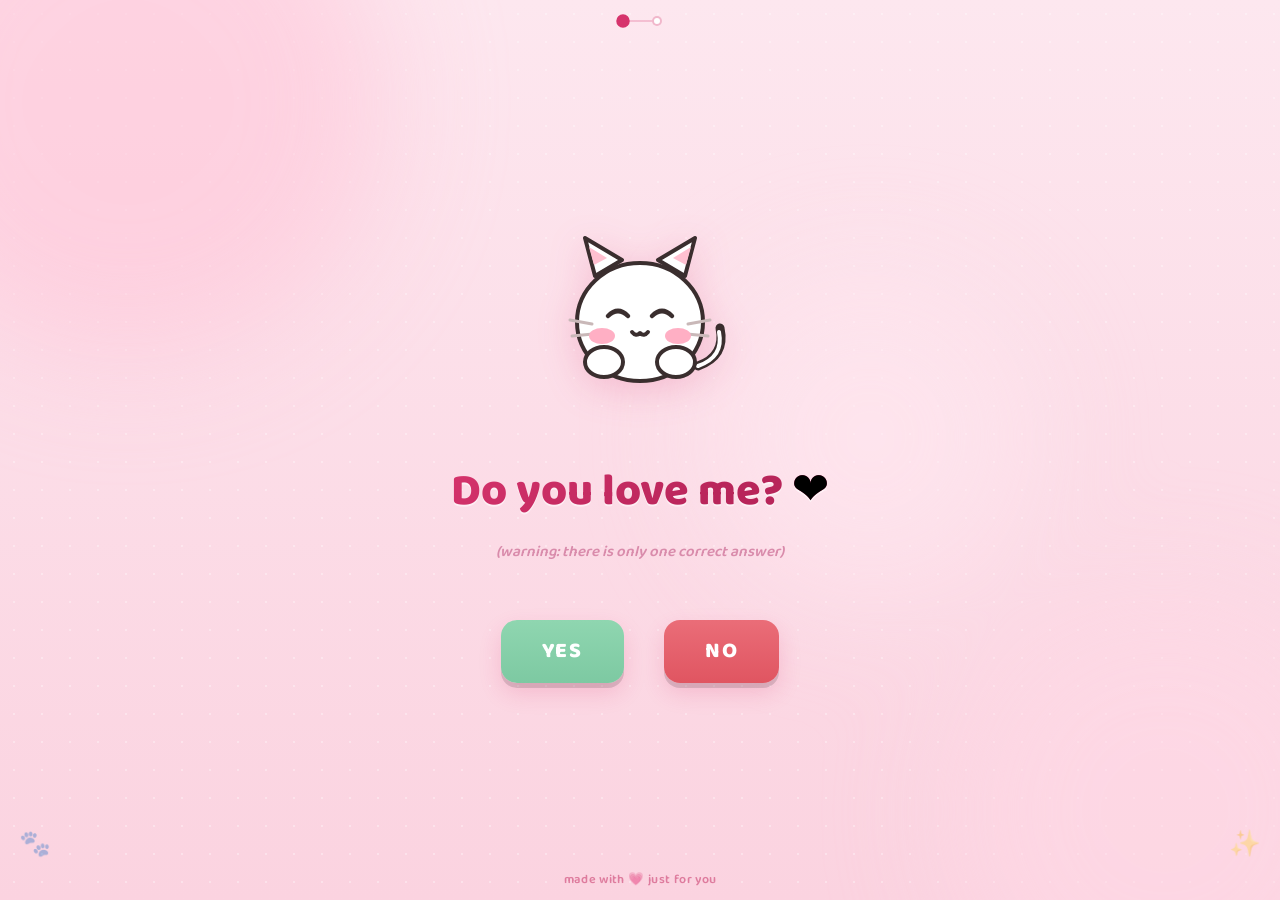
<file: index.html>
<!DOCTYPE html>
<html lang="en">
<head>
  <meta charset="UTF-8" />
  <meta name="viewport" content="width=device-width, initial-scale=1.0" />
  <meta name="description" content="Do you love me?" />
  <meta name="theme-color" content="#fbd3e0" />
  <meta property="og:title" content="Do you love me? 💗" />
  <meta property="og:description" content="A little something for you... 🎁" />
  <meta property="og:type" content="website" />
  <title>Do you love me? 💗</title>
  <link rel="icon" href="data:image/svg+xml,<svg xmlns=%22http://www.w3.org/2000/svg%22 viewBox=%220 0 100 100%22><text y=%22.9em%22 font-size=%2290%22>💗</text></svg>" />
  <link rel="preconnect" href="https://fonts.googleapis.com" />
  <link rel="preconnect" href="https://fonts.gstatic.com" crossorigin />
  <link href="https://fonts.googleapis.com/css2?family=Baloo+2:wght@600;700;800&family=Caveat:wght@500;600;700&display=swap" rel="stylesheet" />
  <link rel="stylesheet" href="css/style.css" />
</head>
<body>
  <div class="bg-blobs" aria-hidden="true">
    <span class="blob b1"></span><span class="blob b2"></span><span class="blob b3"></span>
  </div>
  <div class="floating-hearts" id="floatingHearts" aria-hidden="true"></div>

  <nav class="progress-dots" id="progressDots" aria-hidden="true">
    <span class="dot" data-dot="0"></span>
    <span class="dot" data-dot="1"></span>
  </nav>

  <div class="corner-deco corner-bl" aria-hidden="true">🐾</div>
  <div class="corner-deco corner-br" aria-hidden="true">✨</div>
  <footer class="site-footer" aria-hidden="true">made with 💗 just for you</footer>

  <main id="questionScreen" class="screen">
    <div class="cat bounce" id="catBox">
      <svg viewBox="0 0 200 210" width="200" height="210" aria-label="cute cat">
        <g>
          <path class="tail" d="M158 150 Q186 140 180 112" fill="none" stroke="#3a2e2e" stroke-width="9" stroke-linecap="round"/>
          <path class="tail" d="M158 150 Q184 141 179 116" fill="none" stroke="#fff" stroke-width="4" stroke-linecap="round"/>
          <path d="M55 60 L45 22 L82 44 Z" fill="#fff" stroke="#3a2e2e" stroke-width="4" stroke-linejoin="round"/>
          <path d="M145 60 L155 22 L118 44 Z" fill="#fff" stroke="#3a2e2e" stroke-width="4" stroke-linejoin="round"/>
          <path d="M54 49 L49 31 L67 42 Z" fill="#ffc0d0"/>
          <path d="M146 49 L151 31 L133 42 Z" fill="#ffc0d0"/>
          <ellipse cx="100" cy="106" rx="63" ry="59" fill="#fff" stroke="#3a2e2e" stroke-width="4"/>
          <path d="M30 104 L52 108 M32 120 L53 118" stroke="#c9b8b8" stroke-width="3" stroke-linecap="round"/>
          <path d="M170 104 L148 108 M168 120 L147 118" stroke="#c9b8b8" stroke-width="3" stroke-linecap="round"/>
          <ellipse cx="62" cy="120" rx="13" ry="8" fill="#ffafc4"/>
          <ellipse cx="138" cy="120" rx="13" ry="8" fill="#ffafc4"/>
        </g>

        <g id="faceHappy">
          <path d="M68 100 Q78 90 88 100" fill="none" stroke="#3a2e2e" stroke-width="4.5" stroke-linecap="round"/>
          <path d="M112 100 Q122 90 132 100" fill="none" stroke="#3a2e2e" stroke-width="4.5" stroke-linecap="round"/>
          <path d="M92 116 Q96 121 100 117 Q104 121 108 116" fill="none" stroke="#3a2e2e" stroke-width="4" stroke-linecap="round" stroke-linejoin="round"/>
          <ellipse class="paw paw-left" cx="64" cy="146" rx="19" ry="15" fill="#fff" stroke="#3a2e2e" stroke-width="4"/>
          <ellipse class="paw paw-right" cx="136" cy="146" rx="19" ry="15" fill="#fff" stroke="#3a2e2e" stroke-width="4"/>
        </g>

        <g id="facePleading" class="hidden">
          <circle cx="78" cy="99" r="12" fill="#3a2e2e"/>
          <circle cx="122" cy="99" r="12" fill="#3a2e2e"/>
          <circle cx="82" cy="95" r="4.5" fill="#fff"/>
          <circle cx="126" cy="95" r="4.5" fill="#fff"/>
          <circle cx="74" cy="103" r="2.5" fill="#fff" opacity="0.9"/>
          <circle cx="118" cy="103" r="2.5" fill="#fff" opacity="0.9"/>
          <path d="M93 120 Q100 114 107 120" fill="none" stroke="#3a2e2e" stroke-width="4" stroke-linecap="round"/>
          <ellipse class="paw" cx="78" cy="160" rx="15" ry="12" fill="#fff" stroke="#3a2e2e" stroke-width="4"/>
          <ellipse class="paw" cx="122" cy="160" rx="15" ry="12" fill="#fff" stroke="#3a2e2e" stroke-width="4"/>
        </g>

        <g id="faceCrying" class="hidden">
          <path d="M68 96 Q78 104 88 96" fill="none" stroke="#3a2e2e" stroke-width="4.5" stroke-linecap="round"/>
          <path d="M112 96 Q122 104 132 96" fill="none" stroke="#3a2e2e" stroke-width="4.5" stroke-linecap="round"/>
          <path d="M92 122 Q100 115 108 122" fill="none" stroke="#3a2e2e" stroke-width="4" stroke-linecap="round"/>
          <path class="tear tear1" d="M74 106 Q70 116 74 122 Q78 116 74 106 Z" fill="#8ec9f5"/>
          <path class="tear tear2" d="M126 106 Q122 116 126 122 Q130 116 126 106 Z" fill="#8ec9f5"/>
          <ellipse class="paw" cx="78" cy="160" rx="15" ry="12" fill="#fff" stroke="#3a2e2e" stroke-width="4"/>
          <ellipse class="paw" cx="122" cy="160" rx="15" ry="12" fill="#fff" stroke="#3a2e2e" stroke-width="4"/>
        </g>
      </svg>
    </div>

    <h1 id="questionText" aria-live="polite">Do you love me? <span class="heart-emoji">❤️</span></h1>
    <p class="tagline">(warning: there is only one correct answer)</p>

    <div class="buttons" id="buttonsBox">
      <button id="yesBtn" class="btn btn-yes">YES</button>
      <button id="noBtn" class="btn btn-no">NO</button>
    </div>
  </main>

  <main id="giftScreen" class="screen hidden">
    <h1 id="yesTitle">I knew you'd say yes <span class="heart-emoji">💘</span></h1>

    <div class="cat bounce">
      <svg viewBox="0 0 200 210" width="150" height="158" aria-label="happy cat with heart">
        <path d="M55 60 L45 22 L82 44 Z" fill="#fff" stroke="#3a2e2e" stroke-width="4" stroke-linejoin="round"/>
        <path d="M145 60 L155 22 L118 44 Z" fill="#fff" stroke="#3a2e2e" stroke-width="4" stroke-linejoin="round"/>
        <path d="M54 49 L49 31 L67 42 Z" fill="#ffc0d0"/>
        <path d="M146 49 L151 31 L133 42 Z" fill="#ffc0d0"/>
        <ellipse cx="100" cy="106" rx="63" ry="59" fill="#fff" stroke="#3a2e2e" stroke-width="4"/>
        <ellipse cx="62" cy="114" rx="13" ry="8" fill="#ffafc4"/>
        <ellipse cx="138" cy="114" rx="13" ry="8" fill="#ffafc4"/>
        <path d="M78 104 C 68 96 66 88 72 84 C 76 81 80 84 78 88 C 80 84 86 82 88 86 C 91 91 86 98 78 104 Z" fill="#ff5e8a"/>
        <path d="M122 104 C 112 96 110 88 116 84 C 120 81 124 84 122 88 C 124 84 130 82 132 86 C 135 91 130 98 122 104 Z" fill="#ff5e8a"/>
        <path d="M90 114 Q100 124 110 114" fill="none" stroke="#3a2e2e" stroke-width="4" stroke-linecap="round"/>
        <path class="pulse-heart" d="M100 184 C 68 158 60 140 75 129 C 86 121 98 128 100 138 C 102 128 114 121 125 129 C 140 140 132 158 100 184 Z" fill="#ff7ba0" stroke="#e85d84" stroke-width="3"/>
      </svg>
    </div>

    <div class="sparkle-row" aria-hidden="true">✨ 💗 ✨</div>
    <p class="subtitle" id="giftHint">Three little gifts, just for you. Tap one 🎀</p>

    <div class="gifts">
      <button class="gift" data-gift="0" aria-label="Gift 1: A little video">
        <span class="gift-tag">PRESS PLAY</span>
        <span class="gift-emoji">🎬</span>
        <span class="gift-label">A LITTLE VIDEO</span>
        <span class="gift-teaser">Just watch...</span>
      </button>
      <button class="gift" data-gift="1" aria-label="Gift 2: gallery">
        <span class="gift-tag">MEMORIES</span>
        <span class="gift-emoji">📸</span>
        <span class="gift-label">GALLERY</span>
        <span class="gift-teaser">A few of my favorites</span>
      </button>
      <button class="gift" data-gift="2" aria-label="Gift 3: The letter">
        <span class="gift-tag">FROM THE HEART</span>
        <span class="gift-emoji">💌</span>
        <span class="gift-label">THE LETTER</span>
        <span class="gift-teaser">Something I wrote for you</span>
      </button>
    </div>
  </main>

  <main id="videoScreen" class="screen hidden">
    <button class="back-btn" data-back type="button">← Back to gifts</button>
    <div class="detail-badge">🎬</div>
    <h1>A Little Video</h1>
    <p class="subtitle">Just press play</p>
    <div class="video-wrap">
      <iframe
        src="https://www.youtube-nocookie.com/embed/kPa7bsKwL-c"
        title="A little video for you"
        frameborder="0"
        allow="accelerometer; autoplay; clipboard-write; encrypted-media; gyroscope; picture-in-picture; web-share"
        allowfullscreen
        loading="lazy"
      ></iframe>
    </div>
  </main>

  <main id="galleryScreen" class="screen hidden">
    <button class="back-btn" data-back type="button">← Back to gifts</button>
    <div class="detail-badge">📸</div>
    <h1>Gallery</h1>
    <p class="subtitle">A few of my favorites</p>
    <!-- Drop your photos in images/gallery/ named photo-1.jpg through photo-6.jpg -->
    <div class="gallery-grid">
      <figure class="photo-slot" data-label="photo-7.jpg"><img src="images/gallery/photo-7.jpg" alt="Photo 1" loading="lazy" onerror="this.parentElement.classList.add('missing')" /></figure>
      <figure class="photo-slot" data-label="photo-2.jpg"><img src="images/gallery/photo-2.jpg" alt="Photo 2" loading="lazy" onerror="this.parentElement.classList.add('missing')" /></figure>
      <figure class="photo-slot" data-label="photo-3.jpg"><img src="images/gallery/photo-3.jpg" alt="Photo 3" loading="lazy" onerror="this.parentElement.classList.add('missing')" /></figure>
      <figure class="photo-slot" data-label="photo-4.jpg"><img src="images/gallery/photo-4.jpg" alt="Photo 4" loading="lazy" onerror="this.parentElement.classList.add('missing')" /></figure>
      <figure class="photo-slot" data-label="photo-5.jpg"><img src="images/gallery/photo-5.jpg" alt="Photo 5" loading="lazy" onerror="this.parentElement.classList.add('missing')" /></figure>
      <figure class="photo-slot" data-label="photo-6.jpg"><img src="images/gallery/photo-6.jpg" alt="Photo 6" loading="lazy" onerror="this.parentElement.classList.add('missing')" /></figure>
    </div>
  </main>

  <main id="letterScreen" class="screen hidden">
    <button class="back-btn" data-back type="button">← Back to gifts</button>
    <div class="letter-card">
      <div class="letter-seal" aria-hidden="true">💌</div>
      <p class="letter-heading">My Love,</p>
      <!-- Placeholder text — replace with your own letter -->
      <div class="letter-body">
        <p>happy birthdayyyyyy 💗💗 i know its been a while and things between us have changed a lot since last year but i still wanted to do something for ur birthday because i couldnt let ur day pass without wishing u a happy birthday</p>
        <p>i hope ur doing good and i hope everything with moving has been going good for u too i know thats a big change and i hope ur settling in nicely and that everything is working out the way u wanted it to i hope work has been good too and isnt stressing u out too much</p>
        <p>even tho things arent the same anymore i still think about all the memories we had and all the little moments that used to make me happy and honestly im still grateful for all of them i’ll always appreciate the time we had and everything we got to experience together</p>
        <p>i hope this year brings u a lot of happiness and good things and that u get everything youve been wishing for i really do want the best for u always and i hope ur surrounded by people who make u happy and appreciate u</p>
        <p>soooo HAPPY BIRTHDAYYYYY AGAINNNNN 🥹💗 i hope u have an amazing day and an even better year enjoy ur dayyyyy and i hope everything goes good for u with everything thats coming next 💗</p>
      </div>
      <p class="letter-signoff">Forever 💗</p>
    </div>
  </main>

  <script src="js/main.js"></script>
</body>
</html>
</file>
<file: css/style.css>
*,
*::before,
*::after {
  margin: 0;
  padding: 0;
  box-sizing: border-box;
}

:root {
  --pink-bg-top: #fde7ef;
  --pink-bg-bottom: #fbd3e0;
  --pink-deep: #d6336c;
  --pink-soft: #f9c1d2;
  --green: #7dc9a2;
  --green-dark: #63b58c;
  --red: #e05561;
  --red-dark: #c9404c;
  --text: #c2255c;

  --accent: #d6336c;
  --accent-dark: #b8255a;
  --accent-soft: #ffd9e6;
}

html,
body {
  height: 100%;
}

body {
  font-family: "Baloo 2", "Segoe UI", system-ui, sans-serif;
  background: linear-gradient(180deg, var(--pink-bg-top) 0%, var(--pink-bg-bottom) 100%);
  color: var(--text);
  overflow-x: hidden;
  overflow-y: auto;
  -webkit-tap-highlight-color: transparent;
  position: relative;
}

body::before {
  content: "";
  position: fixed;
  inset: 0;
  z-index: 0;
  pointer-events: none;
  background-image: radial-gradient(rgba(255, 255, 255, 0.55) 1.5px, transparent 1.5px);
  background-size: 28px 28px;
  opacity: 0.6;
}

.screen {
  min-height: 100vh;
  min-height: 100dvh;
  display: flex;
  flex-direction: column;
  align-items: center;
  justify-content: center;
  gap: 1.4rem;
  padding: 4.5rem 1.5rem 2.5rem;
  text-align: center;
  position: relative;
  z-index: 1;
}

.hidden {
  display: none !important;
}

#videoScreen,
#galleryScreen,
#letterScreen {
  background: radial-gradient(ellipse at top, var(--accent-soft) 0%, transparent 65%);
  transition: background 0.4s ease;
}

#videoScreen { --accent: #2f9bd6; --accent-dark: #1f7fb3; --accent-soft: #cdeefc; }
#galleryScreen { --accent: #d3a12b; --accent-dark: #ad8320; --accent-soft: #fbeec7; }
#letterScreen { --accent: #9b5de5; --accent-dark: #7c3fc4; --accent-soft: #ecdcfb; }

h1 {
  font-size: clamp(1.7rem, 5.5vw, 2.8rem);
  font-weight: 800;
  background: linear-gradient(135deg, var(--accent) 0%, var(--accent-dark) 70%);
  -webkit-background-clip: text;
  background-clip: text;
  color: transparent;
  filter: drop-shadow(0 2px 0 rgba(255, 255, 255, 0.55));
}

.subtitle {
  font-size: 1.15rem;
  color: #d6608a;
  font-weight: 700;
}

.tagline {
  font-style: italic;
  color: #d98bab;
  font-weight: 600;
  font-size: 0.95rem;
  margin-top: -0.6rem;
}

.sparkle-row {
  font-size: 1.1rem;
  letter-spacing: 0.4em;
  opacity: 0.85;
}

.heart-emoji {
  display: inline-block;
  animation: beat 1s ease-in-out infinite;
  -webkit-text-fill-color: initial;
  background: none;
  -webkit-background-clip: initial;
  background-clip: initial;
  color: initial;
}

.progress-dots {
  position: fixed;
  top: 16px;
  left: 50%;
  transform: translateX(-50%);
  display: flex;
  align-items: center;
  gap: 24px;
  z-index: 5;
}

.progress-dots::before {
  content: "";
  position: absolute;
  top: 50%;
  left: 4px;
  right: 4px;
  height: 2px;
  background: rgba(214, 51, 108, 0.22);
  transform: translateY(-50%);
  z-index: -1;
}

.dot {
  width: 10px;
  height: 10px;
  border-radius: 50%;
  background: #fff;
  border: 2px solid rgba(214, 51, 108, 0.35);
  transition: all 0.3s ease;
}

.dot.active {
  background: var(--pink-deep);
  border-color: var(--pink-deep);
  transform: scale(1.35);
}

.dot.done {
  background: var(--green);
  border-color: var(--green-dark);
}

.corner-deco {
  position: fixed;
  z-index: 0;
  pointer-events: none;
  font-size: 1.6rem;
  opacity: 0.35;
  animation: bob 4s ease-in-out infinite;
}

.corner-bl { bottom: 2.2rem; left: 1.2rem; }
.corner-br { bottom: 2.2rem; right: 1.2rem; animation-delay: 1.5s; }

.site-footer {
  position: fixed;
  bottom: 0.6rem;
  left: 50%;
  transform: translateX(-50%);
  z-index: 5;
  pointer-events: none;
  font-size: 0.78rem;
  font-weight: 600;
  color: #c2255c;
  opacity: 0.5;
  letter-spacing: 0.03em;
}

.bg-blobs {
  position: fixed;
  inset: 0;
  z-index: 0;
  pointer-events: none;
  filter: blur(60px);
  opacity: 0.55;
}

.blob {
  position: absolute;
  border-radius: 50%;
}

.b1 { width: 40vmax; height: 40vmax; background: #ffc2d6; top: -12vmax; left: -10vmax; animation: drift 14s ease-in-out infinite alternate; }
.b2 { width: 34vmax; height: 34vmax; background: #ffd9e6; bottom: -10vmax; right: -8vmax; animation: drift 17s ease-in-out infinite alternate-reverse; }
.b3 { width: 26vmax; height: 26vmax; background: #ffe9f1; top: 30%; left: 55%; animation: drift 20s ease-in-out infinite alternate; }

.cat {
  filter: drop-shadow(0 8px 18px rgba(214, 51, 108, 0.2));
  user-select: none;
}

.bounce { animation: bounce 1.6s ease-in-out infinite; }

.cat.shake { animation: headShake 0.5s ease; }

.paw-left {
  transform-origin: 64px 146px;
  animation: wiggle 0.9s ease-in-out infinite;
}

.paw-right {
  transform-origin: 136px 146px;
  animation: wiggle 0.9s ease-in-out infinite reverse;
}

.tail {
  transform-origin: 158px 150px;
  animation: tailSway 2.2s ease-in-out infinite;
}

.tear {
  animation: tearDrop 1.1s ease-in infinite;
}

.tear2 { animation-delay: 0.45s; }

.pulse-heart {
  transform-origin: 100px 155px;
  animation: beat 1s ease-in-out infinite;
}

.buttons {
  display: flex;
  align-items: center;
  justify-content: center;
  gap: 2.5rem;
  flex-wrap: wrap;
  min-height: 130px;
}

.buttons-col {
  display: flex;
  flex-direction: column;
  align-items: center;
  gap: 0.9rem;
}

.btn {
  position: relative;
  overflow: hidden;
  border: none;
  cursor: pointer;
  font-family: inherit;
  font-weight: 800;
  color: #fff;
  border-radius: 16px;
  padding: 0.9rem 2.6rem;
  font-size: 1.35rem;
  letter-spacing: 0.06em;
  touch-action: manipulation;
  box-shadow: 0 5px 0 rgba(0, 0, 0, 0.13), 0 10px 22px rgba(214, 51, 108, 0.18);
  transition: transform 0.2s ease-out, font-size 0.25s ease, padding 0.25s ease,
    opacity 0.3s ease;
}

.btn::after {
  content: "";
  position: absolute;
  top: 0;
  left: -75%;
  width: 45%;
  height: 100%;
  background: linear-gradient(120deg, transparent, rgba(255, 255, 255, 0.55), transparent);
  transform: skewX(-20deg);
  transition: left 0.6s ease;
}

.btn:hover::after { left: 130%; }

.btn:active {
  transform: translateY(3px);
  box-shadow: 0 2px 0 rgba(0, 0, 0, 0.13);
}

.btn-yes { background: linear-gradient(180deg, #8fd6b0, var(--green)); }
.btn-yes:hover { background: linear-gradient(180deg, #7fcca3, var(--green-dark)); transform: scale(1.05); }

.btn-no { background: linear-gradient(180deg, #ea6d78, var(--red)); }
.btn-no:hover { background: linear-gradient(180deg, #de5a66, var(--red-dark)); }

.btn-peek { background: linear-gradient(180deg, var(--accent), var(--accent-dark)); }
.btn-peek:hover { filter: brightness(1.08); }

.btn-link {
  background: none;
  border: none;
  cursor: pointer;
  font-family: inherit;
  font-weight: 700;
  color: #b0507a;
  text-decoration: underline;
  text-underline-offset: 3px;
  padding: 0.3rem 0.6rem;
}

.btn-link:hover { color: var(--pink-deep); }

.gifts {
  display: flex;
  gap: 1.5rem;
  flex-wrap: wrap;
  justify-content: center;
}

.gift {
  position: relative;
  background: linear-gradient(180deg, #fcd4e0, var(--pink-soft));
  border: 3px solid rgba(255, 255, 255, 0.8);
  cursor: pointer;
  border-radius: 24px;
  padding: 1.5rem 2rem 1.1rem;
  display: flex;
  flex-direction: column;
  align-items: center;
  gap: 0.5rem;
  font-family: inherit;
  touch-action: manipulation;
  box-shadow: 0 8px 20px rgba(214, 51, 108, 0.18);
  transition: transform 0.2s ease, box-shadow 0.2s ease, opacity 0.3s ease;
  animation: cardIn 0.5s ease backwards;
}

.gift:nth-child(1) { animation-delay: 0.05s; }
.gift:nth-child(2) { animation-delay: 0.15s; }
.gift:nth-child(3) { animation-delay: 0.25s; }

.gift:hover {
  transform: translateY(-7px) scale(1.06) rotate(-2deg);
  box-shadow: 0 14px 28px rgba(214, 51, 108, 0.25);
}

.gift:hover .gift-emoji { animation: headShake 0.5s ease infinite; }

.gift.opened {
  border-color: #ffb0c8;
}

.gift.opened::after {
  content: "✓ viewed";
  position: absolute;
  top: -10px;
  right: -10px;
  font-size: 0.6rem;
  font-weight: 800;
  letter-spacing: 0.04em;
  background: var(--green-dark);
  color: #fff;
  padding: 0.2rem 0.5rem;
  border-radius: 999px;
  box-shadow: 0 3px 8px rgba(0, 0, 0, 0.2);
}

.gift-emoji {
  font-size: 3.2rem;
  display: inline-block;
}

.gift-label {
  font-weight: 800;
  color: var(--text);
  letter-spacing: 0.06em;
  font-size: 0.95rem;
}

.gift-tag {
  font-size: 0.62rem;
  font-weight: 800;
  letter-spacing: 0.08em;
  color: var(--pink-deep);
  background: #fff;
  padding: 0.2rem 0.55rem;
  border-radius: 999px;
  box-shadow: 0 2px 6px rgba(214, 51, 108, 0.15);
}

.gift-teaser {
  font-size: 0.8rem;
  font-weight: 600;
  color: #b0507a;
  opacity: 0.85;
}

.back-btn {
  position: absolute;
  top: 1.25rem;
  left: 1.25rem;
  background: #fff;
  border: none;
  cursor: pointer;
  font-family: inherit;
  font-weight: 700;
  color: var(--accent);
  padding: 0.5rem 1rem;
  border-radius: 999px;
  box-shadow: 0 4px 12px rgba(214, 51, 108, 0.18);
  transition: transform 0.2s ease;
}

.back-btn:hover { transform: translateX(-3px); }

.detail-badge {
  width: 120px;
  height: 120px;
  border-radius: 50%;
  display: flex;
  align-items: center;
  justify-content: center;
  font-size: 3.6rem;
  background: radial-gradient(circle at 35% 30%, #fff, var(--accent-soft));
  box-shadow: 0 10px 26px rgba(0, 0, 0, 0.12), inset 0 0 0 4px #fff;
  animation: beat 1.6s ease-in-out infinite;
}

.video-wrap {
  width: 100%;
  max-width: 640px;
  aspect-ratio: 16 / 9;
  border-radius: 20px;
  overflow: hidden;
  background: #000;
  box-shadow: 0 14px 30px rgba(214, 51, 108, 0.22);
}

.video-wrap iframe {
  width: 100%;
  height: 100%;
  border: 0;
  display: block;
}

.gallery-grid {
  display: grid;
  grid-template-columns: repeat(2, minmax(120px, 1fr));
  gap: 1rem;
  max-width: 480px;
  width: 100%;
}

@media (min-width: 640px) {
  .gallery-grid { grid-template-columns: repeat(3, 1fr); }
}

.photo-slot {
  position: relative;
  aspect-ratio: 3 / 4;
  border-radius: 16px;
  overflow: hidden;
  background: linear-gradient(160deg, #fff, var(--accent-soft));
  border: 2px dashed rgba(214, 51, 108, 0.3);
  box-shadow: 0 6px 16px rgba(214, 51, 108, 0.15);
}

.photo-slot img {
  width: 100%;
  height: 100%;
  object-fit: cover;
  display: block;
}

.photo-slot.missing img { display: none; }

.photo-slot.missing::after {
  content: attr(data-label);
  position: absolute;
  inset: 0;
  display: flex;
  align-items: center;
  justify-content: center;
  text-align: center;
  padding: 0.5rem;
  font-size: 0.78rem;
  font-weight: 700;
  color: var(--accent-dark);
  opacity: 0.75;
}

.letter-card {
  position: relative;
  max-width: 460px;
  width: 100%;
  background: linear-gradient(160deg, #fffaf5, #fff3e9);
  border-radius: 18px;
  padding: 2.6rem 1.8rem 2rem;
  box-shadow: 0 16px 40px rgba(194, 37, 92, 0.18);
  text-align: left;
  transform: rotate(-0.6deg);
}

.letter-seal {
  position: absolute;
  top: -28px;
  left: 50%;
  transform: translateX(-50%) rotate(-8deg);
  width: 56px;
  height: 56px;
  border-radius: 50%;
  display: flex;
  align-items: center;
  justify-content: center;
  font-size: 1.6rem;
  background: radial-gradient(circle at 35% 30%, #fff, var(--accent-soft));
  box-shadow: 0 8px 18px rgba(0, 0, 0, 0.18), inset 0 0 0 3px #fff;
}

.letter-heading,
.letter-body,
.letter-signoff {
  font-family: "Caveat", cursive;
}

.letter-heading {
  font-size: 1.8rem;
  color: var(--accent);
  margin-bottom: 0.4rem;
}

.letter-body {
  font-size: 1.35rem;
  line-height: 1.5;
  color: #7a3a56;
}

.letter-body p { margin-bottom: 0.8rem; }

.letter-signoff {
  font-size: 1.5rem;
  color: var(--accent);
  margin-top: 0.6rem;
  text-align: right;
}

.cursor-sparkle {
  position: fixed;
  pointer-events: none;
  font-size: 0.9rem;
  z-index: 6;
  transform: translate(-50%, -50%);
  animation: sparkleFade 0.7s ease-out forwards;
}

.floating-hearts {
  position: fixed;
  inset: 0;
  pointer-events: none;
  overflow: hidden;
  z-index: 2;
}

.floating-hearts span {
  position: absolute;
  bottom: -3rem;
  animation: floatUp linear forwards;
  opacity: 0.85;
}

@keyframes bounce {
  0%, 100% { transform: translateY(0); }
  50% { transform: translateY(-11px); }
}

@keyframes beat {
  0%, 100% { transform: scale(1); }
  50% { transform: scale(1.1); }
}

@keyframes wiggle {
  0%, 100% { transform: rotate(-6deg); }
  50% { transform: rotate(6deg); }
}

@keyframes tailSway {
  0%, 100% { transform: rotate(0deg); }
  50% { transform: rotate(14deg); }
}

@keyframes tearDrop {
  0% { transform: translateY(0); opacity: 0; }
  25% { opacity: 1; }
  100% { transform: translateY(26px); opacity: 0; }
}

@keyframes headShake {
  0%, 100% { transform: rotate(0deg); }
  25% { transform: rotate(-7deg); }
  75% { transform: rotate(7deg); }
}

@keyframes cardIn {
  from { opacity: 0; transform: translateY(14px) scale(0.94); }
  to { opacity: 1; transform: translateY(0) scale(1); }
}

@keyframes bob {
  0%, 100% { transform: translateY(0); }
  50% { transform: translateY(-6px); }
}

@keyframes sparkleFade {
  from { opacity: 0.9; transform: translate(-50%, -50%) scale(0.6); }
  to { opacity: 0; transform: translate(-50%, -140%) scale(1.1); }
}

@keyframes pageIn {
  from { opacity: 0; transform: translateY(18px) scale(0.98); }
  to { opacity: 1; transform: translateY(0) scale(1); }
}

.screen.page-enter { animation: pageIn 0.45s cubic-bezier(0.22, 1, 0.36, 1); }

@keyframes drift {
  from { transform: translate(0, 0) scale(1); }
  to { transform: translate(6vmax, 4vmax) scale(1.12); }
}

@keyframes floatUp {
  0% { transform: translateY(0) rotate(0deg); opacity: 0.9; }
  100% { transform: translateY(-115vh) rotate(35deg); opacity: 0; }
}

@media (prefers-reduced-motion: reduce) {
  *,
  *::before,
  *::after {
    animation-duration: 0.01ms !important;
    animation-iteration-count: 1 !important;
    transition-duration: 0.15s !important;
  }
}
</file>
